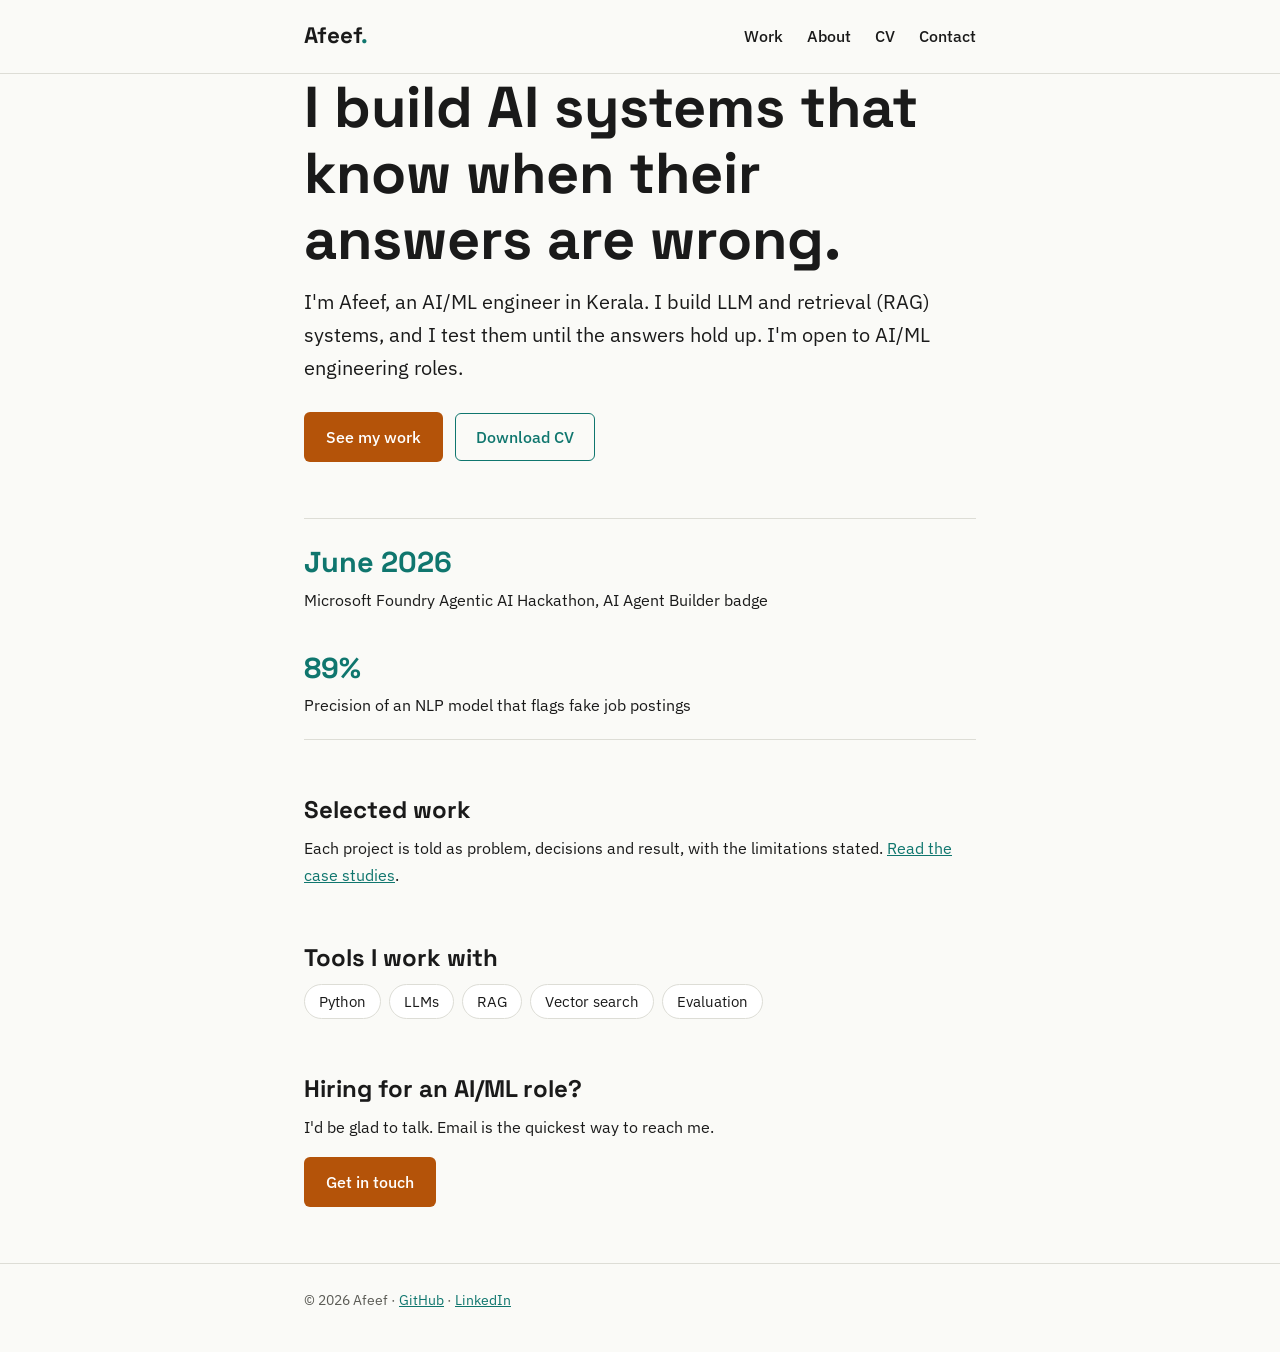
<file: week_5/Build 1/index.html>
<!doctype html>
<html lang="en">
<head>
  <meta charset="utf-8">
  <meta name="viewport" content="width=device-width, initial-scale=1">
  <title>Afeef | AI/ML Engineer, Kerala</title>
  <meta name="description" content="Afeef is an AI/ML engineer in Kerala who builds LLM and RAG systems and tests them until the answers hold up.">
  <link rel="icon" href="data:image/svg+xml,%3Csvg xmlns='http://www.w3.org/2000/svg' viewBox='0 0 64 64'%3E%3Crect width='64' height='64' rx='14' fill='%230F766E'/%3E%3Ctext x='32' y='46' font-family='sans-serif' font-size='40' font-weight='700' text-anchor='middle' fill='white'%3EA%3C/text%3E%3C/svg%3E">
  <link rel="preconnect" href="https://fonts.googleapis.com">
  <link rel="preconnect" href="https://fonts.gstatic.com" crossorigin>
  <link href="https://fonts.googleapis.com/css2?family=IBM+Plex+Sans:wght@400;500&family=Space+Grotesk:wght@500;700&display=swap" rel="stylesheet">
  <link rel="stylesheet" href="style.css">
</head>
<body>
  <header class="site-header">
    <div class="wrap">
      <a class="logo" href="index.html">Afeef<span>.</span></a>
      <nav aria-label="Main">
        <a href="work.html">Work</a>
        <a href="about.html">About</a>
        <a href="cv.pdf">CV</a>
        <a href="contact.html">Contact</a>
      </nav>
    </div>
  </header>
  <main class="wrap">
    <h1>I build AI systems that know when their answers are wrong.</h1>
    <p class="lead">I'm Afeef, an AI/ML engineer in Kerala. I build LLM and retrieval (RAG) systems, and I test them until the answers hold up. I'm open to AI/ML engineering roles.</p>
    <div class="actions">
      <a class="cta" href="work.html">See my work</a>
      <a class="cta-alt" href="cv.pdf">Download CV</a>
    </div>

    <section aria-label="Proof">
      <div class="proof">
        <div><strong>June 2026</strong>Microsoft Foundry Agentic AI Hackathon, AI Agent Builder badge</div>
        <div><strong>89%</strong>Precision of an NLP model that flags fake job postings</div>
      </div>
    </section>

    <section>
      <h2>Selected work</h2>
      <p>Each project is told as problem, decisions and result, with the limitations stated. <a href="work.html">Read the case studies</a>.</p>
    </section>

    <section>
      <h2>Tools I work with</h2>
      <ul class="stack">
        <li>Python</li>
        <li>LLMs</li>
        <li>RAG</li>
        <li>Vector search</li>
        <li>Evaluation</li>
      </ul>
    </section>

    <section>
      <h2>Hiring for an AI/ML role?</h2>
      <p>I'd be glad to talk. Email is the quickest way to reach me.</p>
      <p><a class="cta" href="contact.html">Get in touch</a></p>
    </section>
  </main>
  <footer class="site-footer">
    <div class="wrap">&copy; 2026 Afeef &middot; <a href="https://github.com/afeefanver">GitHub</a> &middot; <a href="https://www.linkedin.com/in/afeef-anver-sha-86b389239/">LinkedIn</a></div>
  </footer>
</body>
</html>
</file>
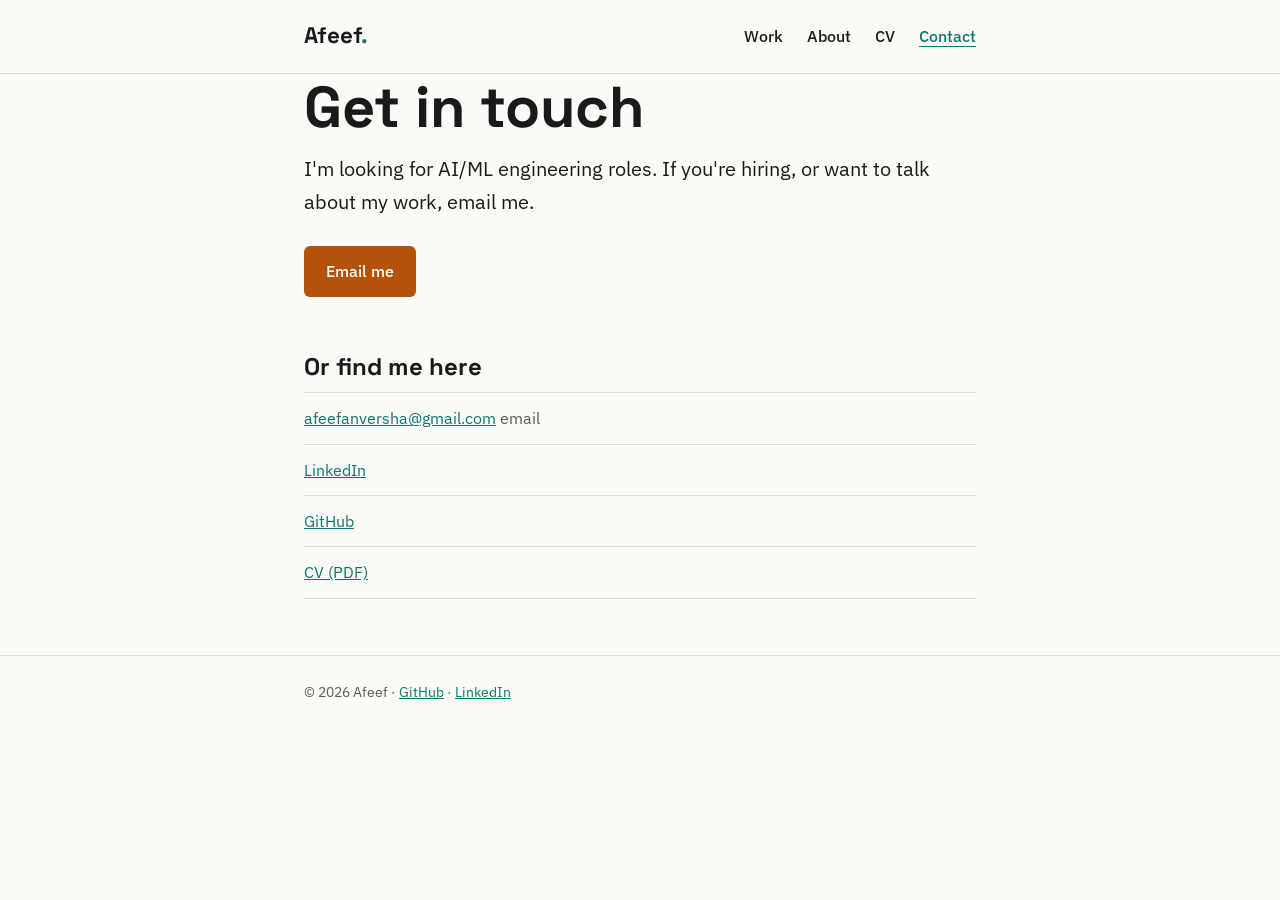
<file: week_5/Build 1/contact.html>
<!doctype html>
<html lang="en">
<head>
  <meta charset="utf-8">
  <meta name="viewport" content="width=device-width, initial-scale=1">
  <title>Contact | Afeef</title>
  <meta name="description" content="Get in touch with Afeef about AI/ML engineering roles.">
  <link rel="icon" href="data:image/svg+xml,%3Csvg xmlns='http://www.w3.org/2000/svg' viewBox='0 0 64 64'%3E%3Crect width='64' height='64' rx='14' fill='%230F766E'/%3E%3Ctext x='32' y='46' font-family='sans-serif' font-size='40' font-weight='700' text-anchor='middle' fill='white'%3EA%3C/text%3E%3C/svg%3E">
  <link rel="preconnect" href="https://fonts.googleapis.com">
  <link rel="preconnect" href="https://fonts.gstatic.com" crossorigin>
  <link href="https://fonts.googleapis.com/css2?family=IBM+Plex+Sans:wght@400;500&family=Space+Grotesk:wght@500;700&display=swap" rel="stylesheet">
  <link rel="stylesheet" href="style.css">
</head>
<body>
  <header class="site-header">
    <div class="wrap">
      <a class="logo" href="index.html">Afeef<span>.</span></a>
      <nav aria-label="Main">
        <a href="work.html">Work</a>
        <a href="about.html">About</a>
        <a href="cv.pdf">CV</a>
        <a href="contact.html" aria-current="page">Contact</a>
      </nav>
    </div>
  </header>
  <main class="wrap">
    <h1>Get in touch</h1>
    <p class="lead">I'm looking for AI/ML engineering roles. If you're hiring, or want to talk about my work, email me.</p>
    <p><a class="cta" href="mailto:afeefanversha@gmail.com">Email me</a></p>

    <section>
      <h2>Or find me here</h2>
      <ul class="links">
        <li><a href="mailto:afeefanversha@gmail.com">afeefanversha@gmail.com</a> <span class="muted">email</span></li>
        <li><a href="https://www.linkedin.com/in/afeef-anver-sha-86b389239/">LinkedIn</a></li>
        <li><a href="https://github.com/afeefanver">GitHub</a></li>
        <li><a href="cv.pdf">CV (PDF)</a></li>
      </ul>
    </section>
  </main>
  <footer class="site-footer">
    <div class="wrap">&copy; 2026 Afeef &middot; <a href="https://github.com/afeefanver">GitHub</a> &middot; <a href="https://www.linkedin.com/in/afeef-anver-sha-86b389239/">LinkedIn</a></div>
  </footer>
</body>
</html>
</file>
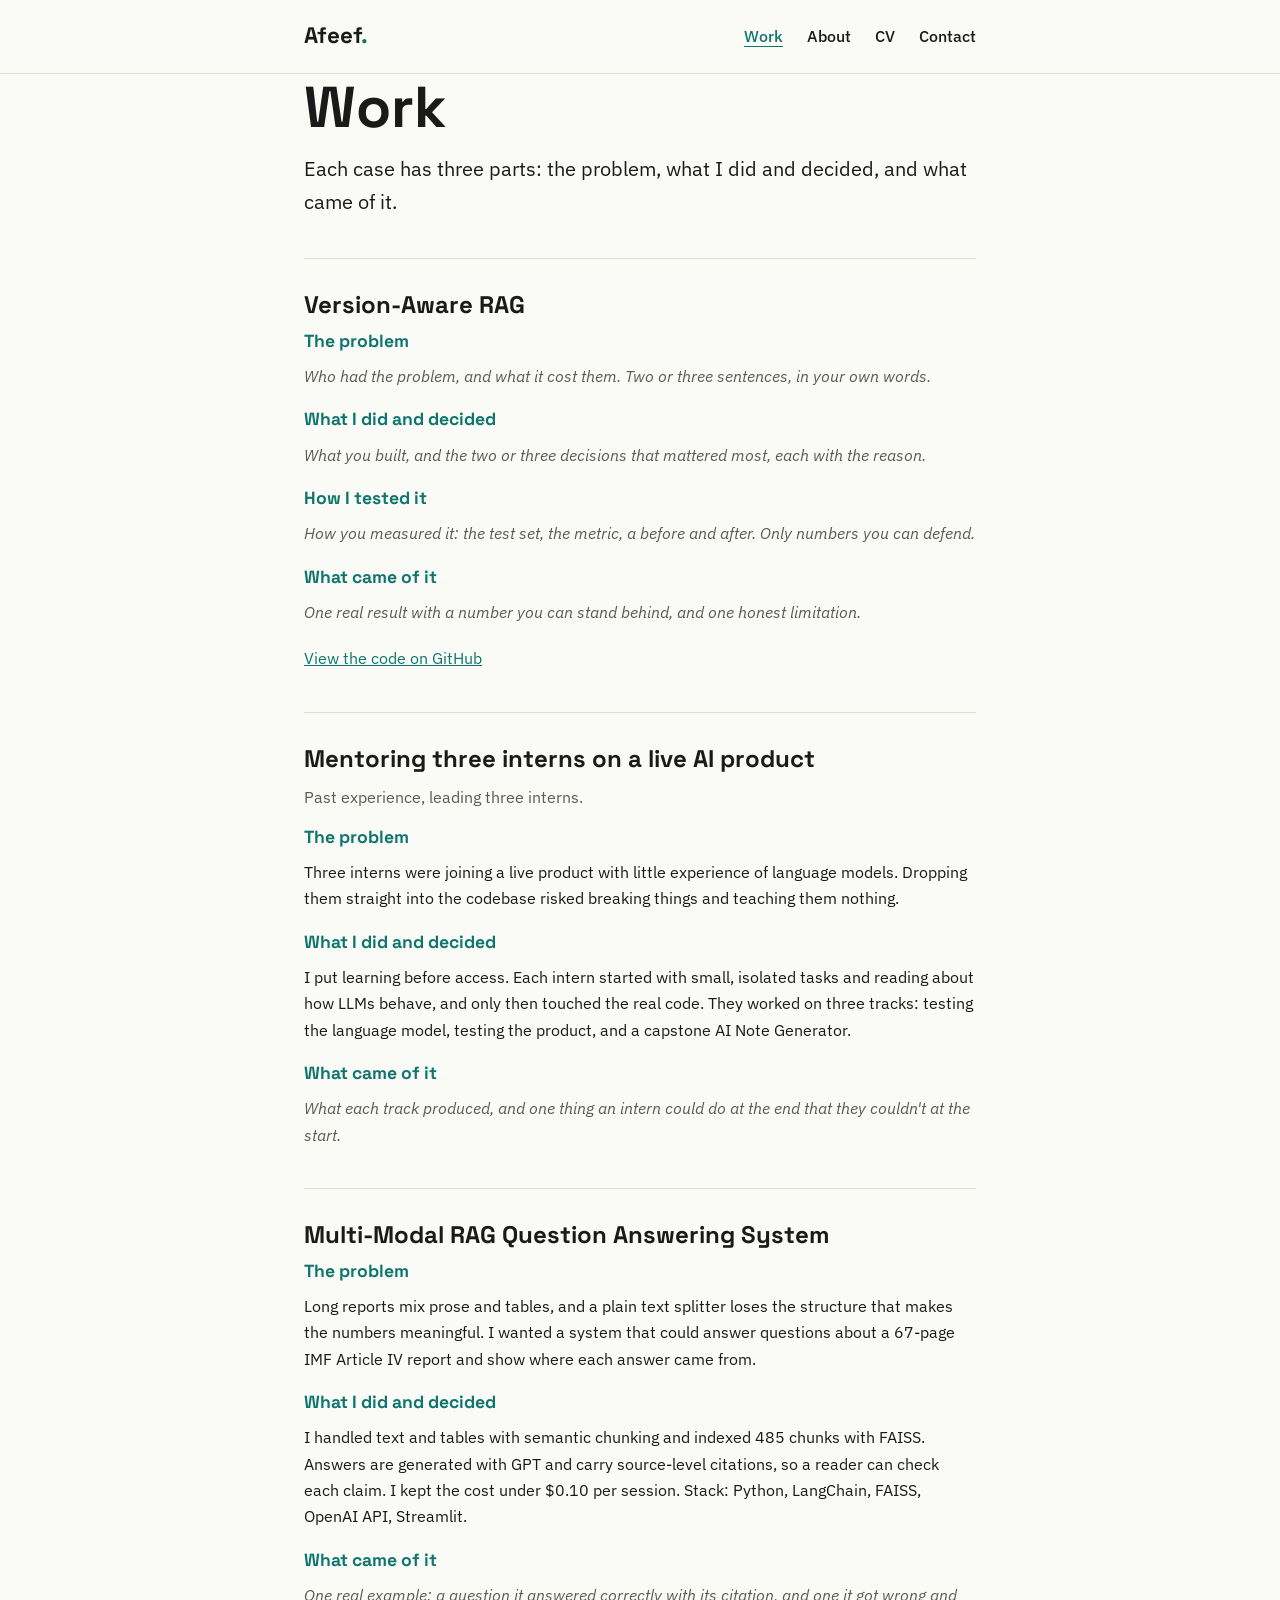
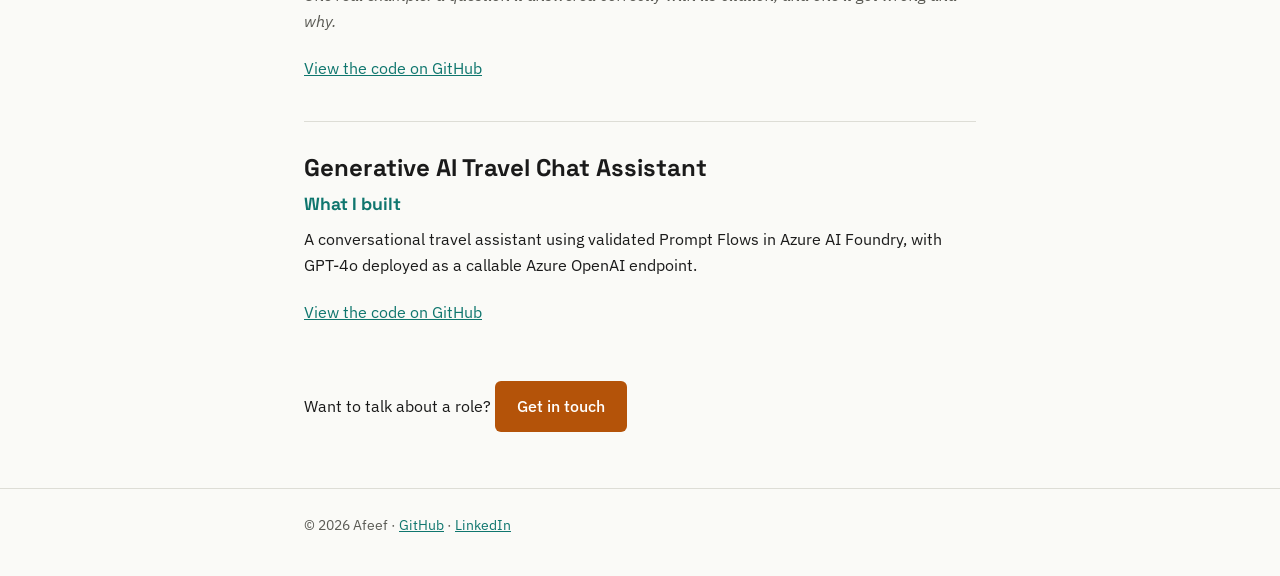
<file: week_5/Build 1/work.html>
<!doctype html>
<html lang="en">
<head>
  <meta charset="utf-8">
  <meta name="viewport" content="width=device-width, initial-scale=1">
  <title>Work | Afeef</title>
  <meta name="description" content="Case studies by Afeef, AI/ML engineer: the problem, what I decided, and what came of it.">
  <link rel="icon" href="data:image/svg+xml,%3Csvg xmlns='http://www.w3.org/2000/svg' viewBox='0 0 64 64'%3E%3Crect width='64' height='64' rx='14' fill='%230F766E'/%3E%3Ctext x='32' y='46' font-family='sans-serif' font-size='40' font-weight='700' text-anchor='middle' fill='white'%3EA%3C/text%3E%3C/svg%3E">
  <link rel="preconnect" href="https://fonts.googleapis.com">
  <link rel="preconnect" href="https://fonts.gstatic.com" crossorigin>
  <link href="https://fonts.googleapis.com/css2?family=IBM+Plex+Sans:wght@400;500&family=Space+Grotesk:wght@500;700&display=swap" rel="stylesheet">
  <link rel="stylesheet" href="style.css">
</head>
<body>
  <header class="site-header">
    <div class="wrap">
      <a class="logo" href="index.html">Afeef<span>.</span></a>
      <nav aria-label="Main">
        <a href="work.html" aria-current="page">Work</a>
        <a href="about.html">About</a>
        <a href="cv.pdf">CV</a>
        <a href="contact.html">Contact</a>
      </nav>
    </div>
  </header>
  <main class="wrap">
    <h1>Work</h1>
    <p class="lead">Each case has three parts: the problem, what I did and decided, and what came of it.</p>

    <article class="case" id="case-1">
      <h2>Version-Aware RAG</h2>
      <div class="beat">
        <h3>The problem</h3>
        <p class="todo">Who had the problem, and what it cost them. Two or three sentences, in your own words.</p>
      </div>
      <div class="beat">
        <h3>What I did and decided</h3>
        <p class="todo">What you built, and the two or three decisions that mattered most, each with the reason.</p>
        <!-- Add an architecture diagram and a real screenshot: <img src="images/case-1-architecture.png" alt="Describe what the diagram shows" style="max-width:100%"> -->
      </div>
      <div class="beat">
        <h3>How I tested it</h3>
        <p class="todo">How you measured it: the test set, the metric, a before and after. Only numbers you can defend.</p>
      </div>
      <div class="beat">
        <h3>What came of it</h3>
        <p class="todo">One real result with a number you can stand behind, and one honest limitation.</p>
      </div>
      <p><a href="https://github.com/afeefanver/Version-Aware-Rag-MVP-Build-">View the code on GitHub</a></p>
    </article>

    <article class="case" id="case-2">
      <h2>Mentoring three interns on a live AI product</h2>
      <p class="muted">Past experience, leading three interns.</p>
      <div class="beat">
        <h3>The problem</h3>
        <p>Three interns were joining a live product with little experience of language models. Dropping them straight into the codebase risked breaking things and teaching them nothing.</p>
      </div>
      <div class="beat">
        <h3>What I did and decided</h3>
        <p>I put learning before access. Each intern started with small, isolated tasks and reading about how LLMs behave, and only then touched the real code. They worked on three tracks: testing the language model, testing the product, and a capstone AI Note Generator.</p>
      </div>
      <div class="beat">
        <h3>What came of it</h3>
        <p class="todo">What each track produced, and one thing an intern could do at the end that they couldn't at the start.</p>
      </div>
    </article>

    <article class="case" id="case-3">
      <h2>Multi-Modal RAG Question Answering System</h2>
      <div class="beat">
        <h3>The problem</h3>
        <p>Long reports mix prose and tables, and a plain text splitter loses the structure that makes the numbers meaningful. I wanted a system that could answer questions about a 67-page IMF Article IV report and show where each answer came from.</p>
      </div>
      <div class="beat">
        <h3>What I did and decided</h3>
        <p>I handled text and tables with semantic chunking and indexed 485 chunks with FAISS. Answers are generated with GPT and carry source-level citations, so a reader can check each claim. I kept the cost under $0.10 per session. Stack: Python, LangChain, FAISS, OpenAI API, Streamlit.</p>
      </div>
      <div class="beat">
        <h3>What came of it</h3>
        <p class="todo">One real example: a question it answered correctly with its citation, and one it got wrong and why.</p>
      </div>
      <p><a href="REPLACE_WITH_MULTIMODAL_RAG_REPO_LINK">View the code on GitHub</a></p>
    </article>

    <article class="case" id="case-4">
      <h2>Generative AI Travel Chat Assistant</h2>
      <div class="beat">
        <h3>What I built</h3>
        <p>A conversational travel assistant using validated Prompt Flows in Azure AI Foundry, with GPT-4o deployed as a callable Azure OpenAI endpoint.</p>
      </div>
      <p><a href="REPLACE_WITH_TRAVEL_ASSISTANT_REPO_LINK">View the code on GitHub</a></p>
    </article>

    <section>
      <p>Want to talk about a role? <a class="cta" href="contact.html">Get in touch</a></p>
    </section>
  </main>
  <footer class="site-footer">
    <div class="wrap">&copy; 2026 Afeef &middot; <a href="https://github.com/afeefanver">GitHub</a> &middot; <a href="https://www.linkedin.com/in/afeef-anver-sha-86b389239/">LinkedIn</a></div>
  </footer>
</body>
</html>
</file>
<file: week_5/Build 1/style.css>
:root {
  --main: #0F766E;
  --ink: #1A1A1A;
  --paper: #FAFAF7;
  --line: #DDDDD6;
  --muted: #5B5B55;
  --accent: #B45309;
}
* { box-sizing: border-box; }
body {
  margin: 0;
  background: var(--paper);
  color: var(--ink);
  font-family: 'IBM Plex Sans', system-ui, sans-serif;
  line-height: 1.65;
}
h1, h2, h3 { font-family: 'Space Grotesk', system-ui, sans-serif; line-height: 1.15; margin: 0 0 12px; }
h1 { font-size: clamp(2.4rem, 8vw, 3.6rem); }
h2 { font-size: 1.5rem; }
h3 { font-size: 1.1rem; }
a { color: var(--main); }
p { margin: 0 0 16px; }

.wrap { max-width: 720px; margin: 0 auto; padding: 0 24px; }

/* header / nav */
.site-header { border-bottom: 1px solid var(--line); }
.site-header .wrap { display: flex; justify-content: space-between; align-items: center; padding-top: 18px; padding-bottom: 18px; }
.logo { font-family: 'Space Grotesk', system-ui, sans-serif; font-weight: 700; font-size: 1.4rem; color: var(--ink); text-decoration: none; }
.logo span { color: var(--main); }
nav a { margin-left: 20px; color: var(--ink); text-decoration: none; font-weight: 500; }
nav a:hover, nav a[aria-current="page"] { color: var(--main); text-decoration: underline; text-underline-offset: 4px; }

/* sections */
main { padding: 56px 0 32px; }
section { margin-top: 56px; }
.lead { font-size: 1.25rem; margin-bottom: 28px; }
.muted { color: var(--muted); }

/* buttons */
.cta {
  display: inline-block; background: var(--accent); color: #fff;
  padding: 12px 22px; border-radius: 6px; font-weight: 500; text-decoration: none;
}
.cta:hover { filter: brightness(0.92); }
.cta-alt {
  display: inline-block; margin-left: 12px; padding: 10px 20px; border-radius: 6px;
  border: 1.5px solid var(--main); color: var(--main); font-weight: 500; text-decoration: none;
}
.cta-alt:hover { background: var(--main); color: #fff; }
.actions { display: flex; flex-wrap: wrap; gap: 12px; align-items: center; }
.actions .cta-alt { margin-left: 0; }

/* proof strip */
.proof { display: flex; gap: 32px; flex-wrap: wrap; padding: 20px 0; border-top: 1px solid var(--line); border-bottom: 1px solid var(--line); }
.proof strong { display: block; font-family: 'Space Grotesk', system-ui, sans-serif; font-size: 1.8rem; color: var(--main); }

/* stack list */
ul.stack { list-style: none; padding: 0; margin: 0; display: flex; flex-wrap: wrap; gap: 8px; }
ul.stack li { border: 1px solid var(--line); border-radius: 999px; padding: 4px 14px; font-size: 0.95rem; background: #fff; }

/* case studies */
.case { padding-top: 32px; border-top: 1px solid var(--line); margin-top: 40px; }
.beat { margin-bottom: 20px; }
.beat h3 { color: var(--main); }
.todo { color: var(--muted); font-style: italic; }

/* about */
.about-grid { display: flex; gap: 28px; align-items: flex-start; flex-wrap: wrap; }
.about-grid img { width: 160px; height: 160px; object-fit: cover; border-radius: 8px; }

/* experience */
.role { margin-bottom: 32px; }
.role h3 { margin-bottom: 2px; }
.role .muted { margin-bottom: 10px; }
.role ul { margin: 0; padding-left: 20px; }
.role li { margin-bottom: 6px; }

/* link list */
ul.links { list-style: none; padding: 0; margin: 0 0 24px; }
ul.links li { padding: 12px 0; border-top: 1px solid var(--line); }
ul.links li:last-child { border-bottom: 1px solid var(--line); }

/* footer */
.site-footer { margin-top: 56px; padding: 24px 0 40px; border-top: 1px solid var(--line); font-size: 0.9rem; color: var(--muted); }

@media (max-width: 480px) {
  nav a { margin-left: 12px; font-size: 0.95rem; }
}
</file>
